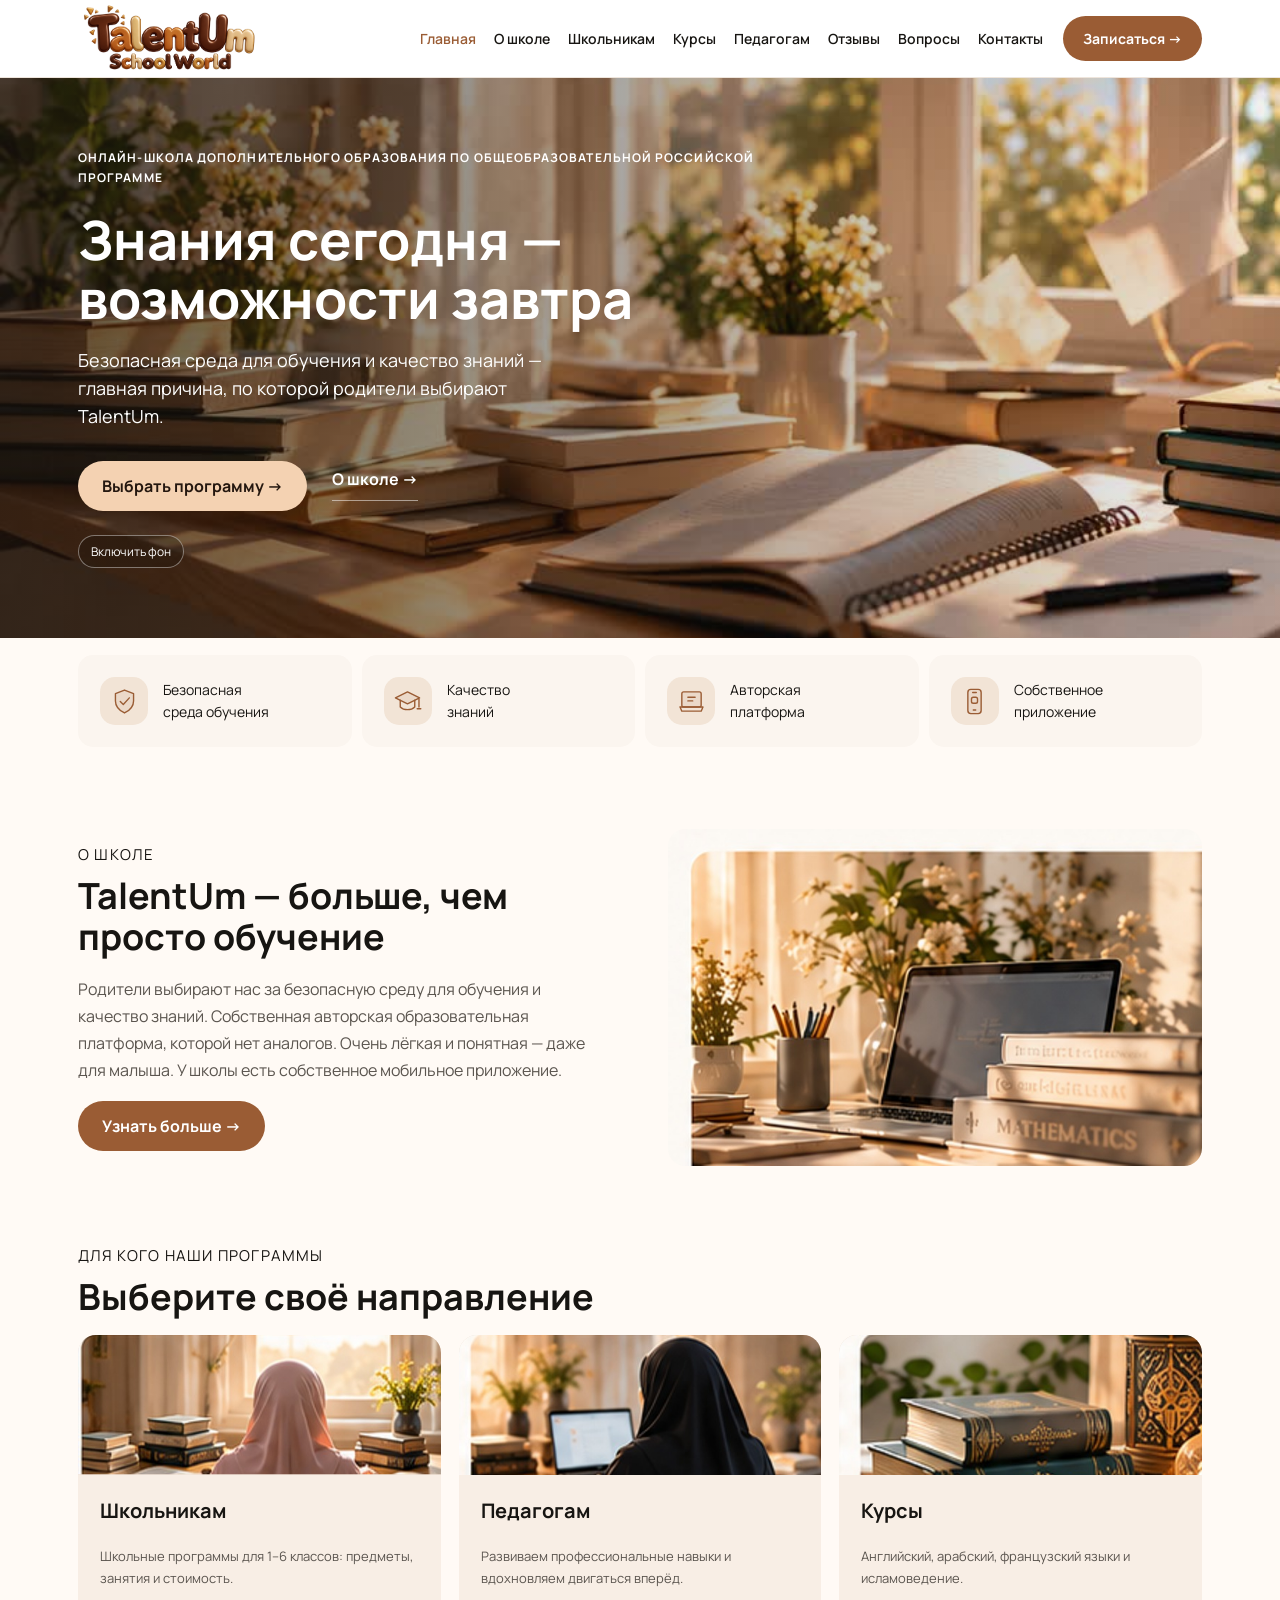
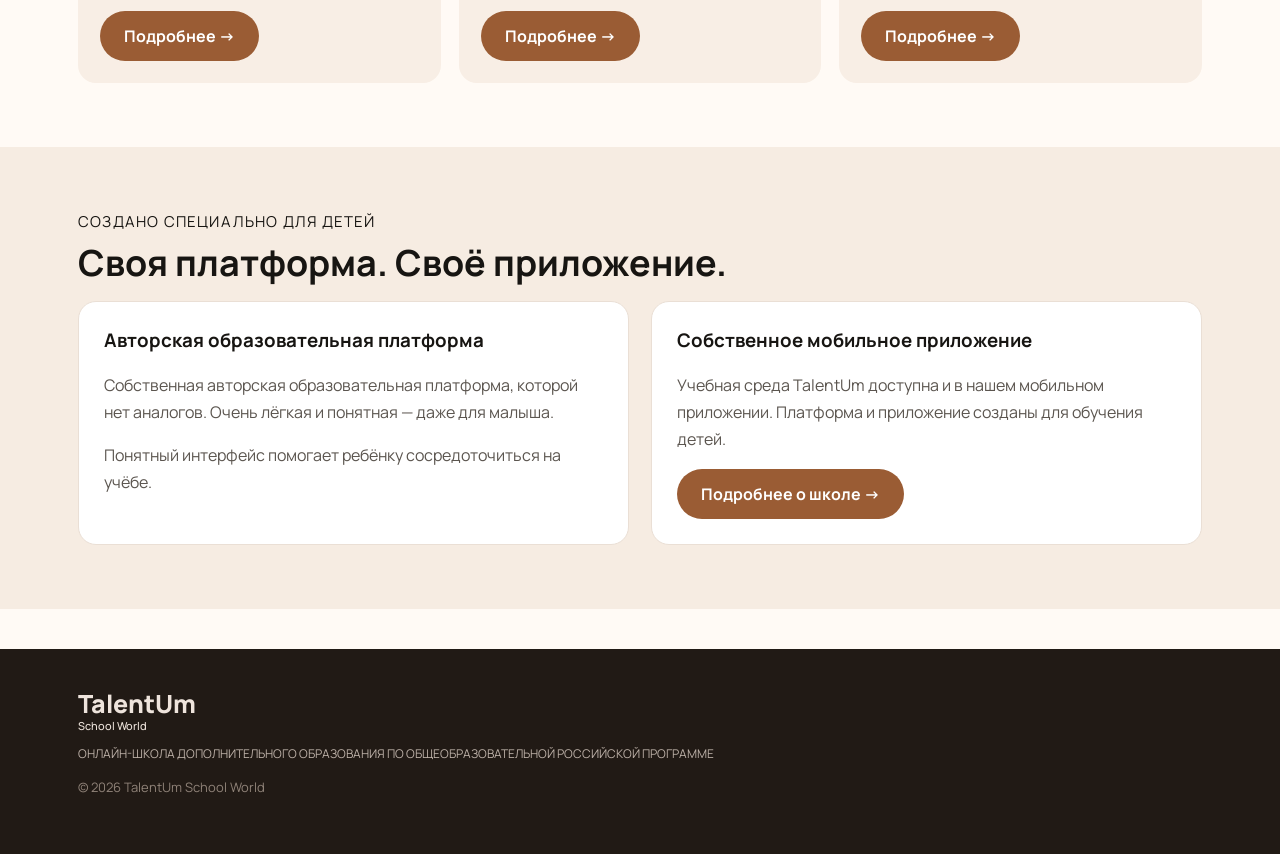
<file: index.html>
<!DOCTYPE html>

<html lang="ru"><head><meta charset="utf-8"/><meta content="width=device-width,initial-scale=1" name="viewport"/><title>Главная — TalentUm</title><link href="style.css?v=warm-icons2" rel="stylesheet"/></head><body><header class="header"><div class="wrap" style="display:flex;align-items:center;width:100%"><a aria-label="TalentUm School World — главная" class="logo" href="index.html"><img alt="TalentUm School World" height="80" src="logo.png" width="200"/></a><input class="mobile-toggle" id="menu" type="checkbox"/><button aria-controls="primary-navigation" aria-expanded="false" aria-label="Открыть меню" class="burger" type="button">☰</button><nav aria-label="Основная навигация" class="nav" id="primary-navigation"><a class="active" href="index.html">Главная</a><a class="" href="o-shkole.html">О школе</a><a class="" href="shkolniki.html">Школьникам</a><a class="" href="kursy.html">Курсы</a><a class="" href="pedagogi.html">Педагогам</a><a class="" href="otzyvy.html">Отзывы</a><a class="" href="voprosy.html">Вопросы</a><a class="" href="kontakty.html">Контакты</a></nav><a class="cta" href="kontakty.html">Записаться →</a></div></header><section class="hero"><video aria-hidden="true" autoplay="" class="hero-video" loop="" muted="" playsinline="" poster="hero.jpg" preload="metadata"><source src="hero.mp4" type="video/mp4"/></video><div class="wrap"><div class="eyebrow school-kind">ОНЛАЙН-ШКОЛА ДОПОЛНИТЕЛЬНОГО ОБРАЗОВАНИЯ ПО ОБЩЕОБРАЗОВАТЕЛЬНОЙ РОССИЙСКОЙ ПРОГРАММЕ</div><h1>Знания сегодня — возможности завтра</h1><p>Безопасная среда для обучения и качество знаний — главная причина, по которой родители выбирают TalentUm.</p><div class="hero-actions"><a class="btn" href="shkolniki.html">Выбрать программу →</a><a class="hero-link" href="o-shkole.html">О школе →</a></div><button aria-pressed="false" class="video-toggle" type="button">Приостановить фон</button></div></section>
<div class="wrap"><div class="features"><div class="feature"><span aria-hidden="true" class="ico"><svg aria-hidden="true" fill="none" focusable="false" stroke="currentColor" stroke-linecap="round" stroke-linejoin="round" stroke-width="2.3" viewbox="0 0 48 48" xmlns="http://www.w3.org/2000/svg"><path d="M24 5 39 11v12c0 10-7 16-15 20C16 39 9 33 9 23V11L24 5Z" fill="currentColor" fill-opacity=".08"></path><path d="m17 24 5 5 10-11"></path></svg></span><span class="feature-label">Безопасная<br/>среда обучения</span></div><div class="feature"><span aria-hidden="true" class="ico"><svg aria-hidden="true" fill="none" focusable="false" stroke="currentColor" stroke-linecap="round" stroke-linejoin="round" stroke-width="2.3" viewbox="0 0 48 48" xmlns="http://www.w3.org/2000/svg"><path d="m4 18 20-10 20 10-20 10L4 18Z" fill="currentColor" fill-opacity=".08"></path><path d="M12 22v11c6 6 18 6 24 0V22M43 20v13M40 36h6"></path></svg></span><span class="feature-label">Качество<br/>знаний</span></div><div class="feature"><span aria-hidden="true" class="ico"><svg aria-hidden="true" fill="none" focusable="false" stroke="currentColor" stroke-linecap="round" stroke-linejoin="round" stroke-width="2.3" viewbox="0 0 48 48" xmlns="http://www.w3.org/2000/svg"><rect fill="currentColor" fill-opacity=".08" height="25" rx="3" width="32" x="8" y="8"></rect><path d="M5 33h38l-3 7H8l-3-7ZM20 33h8M18 17h12M18 23h8"></path></svg></span><span class="feature-label">Авторская<br/>платформа</span></div><div class="feature"><span aria-hidden="true" class="ico"><svg aria-hidden="true" fill="none" focusable="false" stroke="currentColor" stroke-linecap="round" stroke-linejoin="round" stroke-width="2.3" viewbox="0 0 48 48" xmlns="http://www.w3.org/2000/svg"><rect fill="currentColor" fill-opacity=".08" height="40" rx="5" width="22" x="13" y="4"></rect><path d="M21 9h6M22 38h4"></path><rect height="10" rx="3" width="10" x="19" y="17"></rect></svg></span><span class="feature-label">Собственное<br/>приложение</span></div></div></div>
<section class="section"><div class="wrap about"><div><div class="eyebrow">О школе</div><h2>TalentUm — больше, чем просто обучение</h2><p>Родители выбирают нас за безопасную среду для обучения и качество знаний. Собственная авторская образовательная платформа, которой нет аналогов. Очень лёгкая и понятная — даже для малыша. У школы есть собственное мобильное приложение.</p><a class="btn" href="o-shkole.html">Узнать больше →</a></div><img alt="Учебный стол" src="about.jpg"/></div></section>
<section class="section" style="padding-top:15px"><div class="wrap"><div class="eyebrow">Для кого наши программы</div><h2>Выберите своё направление</h2><div class="cards"><a class="card" href="shkolniki.html"><div class="card-media"><img alt="Ученица за учебным столом" loading="lazy" src="student.jpg"/></div><div class="body"><h3>Школьникам</h3><p class="mini">Школьные программы для 1–6 классов: предметы, занятия и стоимость.</p><span class="btn">Подробнее →</span></div></a><a class="card" href="pedagogi.html"><div class="card-media"><img alt="Преподаватель за ноутбуком" loading="lazy" src="teacher.jpg"/></div><div class="body"><h3>Педагогам</h3><p class="mini">Развиваем профессиональные навыки и вдохновляем двигаться вперёд.</p><span class="btn">Подробнее →</span></div></a><a class="card" href="kursy.html"><div class="card-media"><img alt="Книги для обучения" loading="lazy" src="courses.jpg"/></div><div class="body"><h3>Курсы</h3><p class="mini">Английский, арабский, французский языки и исламоведение.</p><span class="btn">Подробнее →</span></div></a></div></div></section><section class="section school-details"><div class="wrap"><div class="eyebrow">Создано специально для детей</div><h2>Своя платформа. Своё приложение.</h2><div class="grid2"><div class="info"><h3>Авторская образовательная платформа</h3><p>Собственная авторская образовательная платформа, которой нет аналогов. Очень лёгкая и понятная — даже для малыша.</p><p>Понятный интерфейс помогает ребёнку сосредоточиться на учёбе.</p></div><div class="info"><h3>Собственное мобильное приложение</h3><p>Учебная среда TalentUm доступна и в нашем мобильном приложении. Платформа и приложение созданы для обучения детей.</p><a class="btn" href="o-shkole.html">Подробнее о школе →</a></div></div></div></section><footer class="footer"><div class="wrap"><div class="logo">TalentUm<small>School World</small></div><p style="color:#bdb1a8">ОНЛАЙН-ШКОЛА ДОПОЛНИТЕЛЬНОГО ОБРАЗОВАНИЯ ПО ОБЩЕОБРАЗОВАТЕЛЬНОЙ РОССИЙСКОЙ ПРОГРАММЕ</p><p style="font-size:13px;color:#8f8278">© 2026 TalentUm School World</p></div></footer><script src="hero.js"></script><script src="menu.js"></script></body></html>
</file>
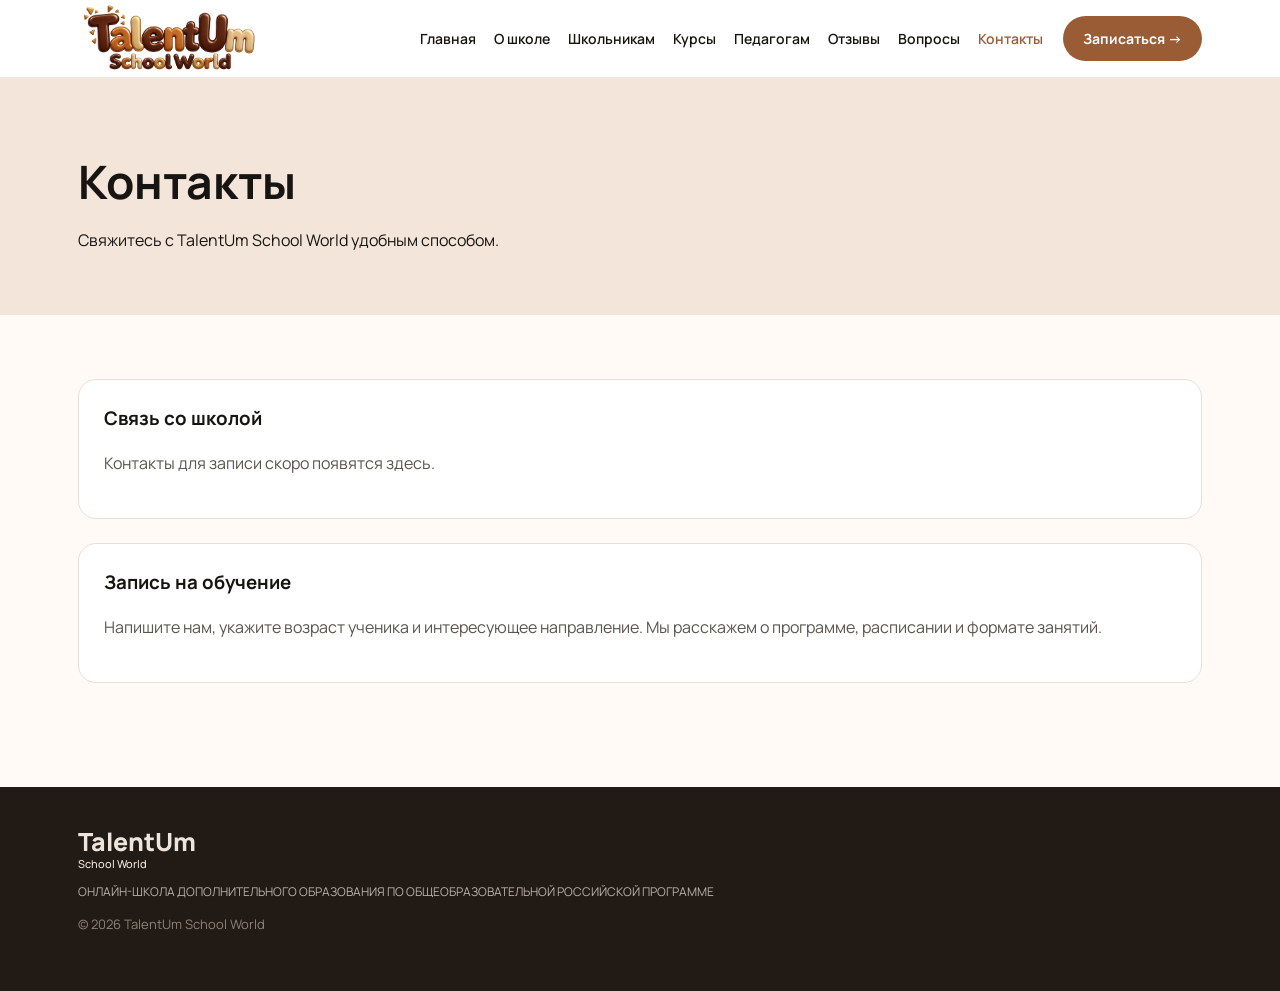
<file: kontakty.html>
<!DOCTYPE html>
<html lang="ru"><head><meta charset="utf-8"/><meta content="width=device-width,initial-scale=1" name="viewport"/><title>Контакты — TalentUm</title><link href="style.css?v=warm-icons2" rel="stylesheet"/></head><body><header class="header"><div class="wrap" style="display:flex;align-items:center;width:100%"><a aria-label="TalentUm School World — главная" class="logo" href="index.html"><img alt="TalentUm School World" height="80" src="logo.png" width="200"/></a><input class="mobile-toggle" id="menu" type="checkbox"/><button aria-controls="primary-navigation" aria-expanded="false" aria-label="Открыть меню" class="burger" type="button">☰</button><nav aria-label="Основная навигация" class="nav" id="primary-navigation"><a class="" href="index.html">Главная</a><a class="" href="o-shkole.html">О школе</a><a class="" href="shkolniki.html">Школьникам</a><a class="" href="kursy.html">Курсы</a><a class="" href="pedagogi.html">Педагогам</a><a class="" href="otzyvy.html">Отзывы</a><a class="" href="voprosy.html">Вопросы</a><a class="active" href="kontakty.html">Контакты</a></nav><a class="cta" href="kontakty.html">Записаться →</a></div></header><section class="pagehero"><div class="wrap"><h1>Контакты</h1><p>Свяжитесь с TalentUm School World удобным способом.</p></div></section><section class="section"><div class="wrap"><div class="info"><h3>Связь со школой</h3><p>Контакты для записи скоро появятся здесь.</p></div><div class="info" style="margin-top:24px"><h3>Запись на обучение</h3><p>Напишите нам, укажите возраст ученика и интересующее направление. Мы расскажем о программе, расписании и формате занятий.</p></div></div></section><footer class="footer"><div class="wrap"><div class="logo">TalentUm<small>School World</small></div><p style="color:#bdb1a8">ОНЛАЙН-ШКОЛА ДОПОЛНИТЕЛЬНОГО ОБРАЗОВАНИЯ ПО ОБЩЕОБРАЗОВАТЕЛЬНОЙ РОССИЙСКОЙ ПРОГРАММЕ</p><p style="font-size:13px;color:#8f8278">© 2026 TalentUm School World</p></div></footer><script src="menu.js"></script></body></html>
</file>
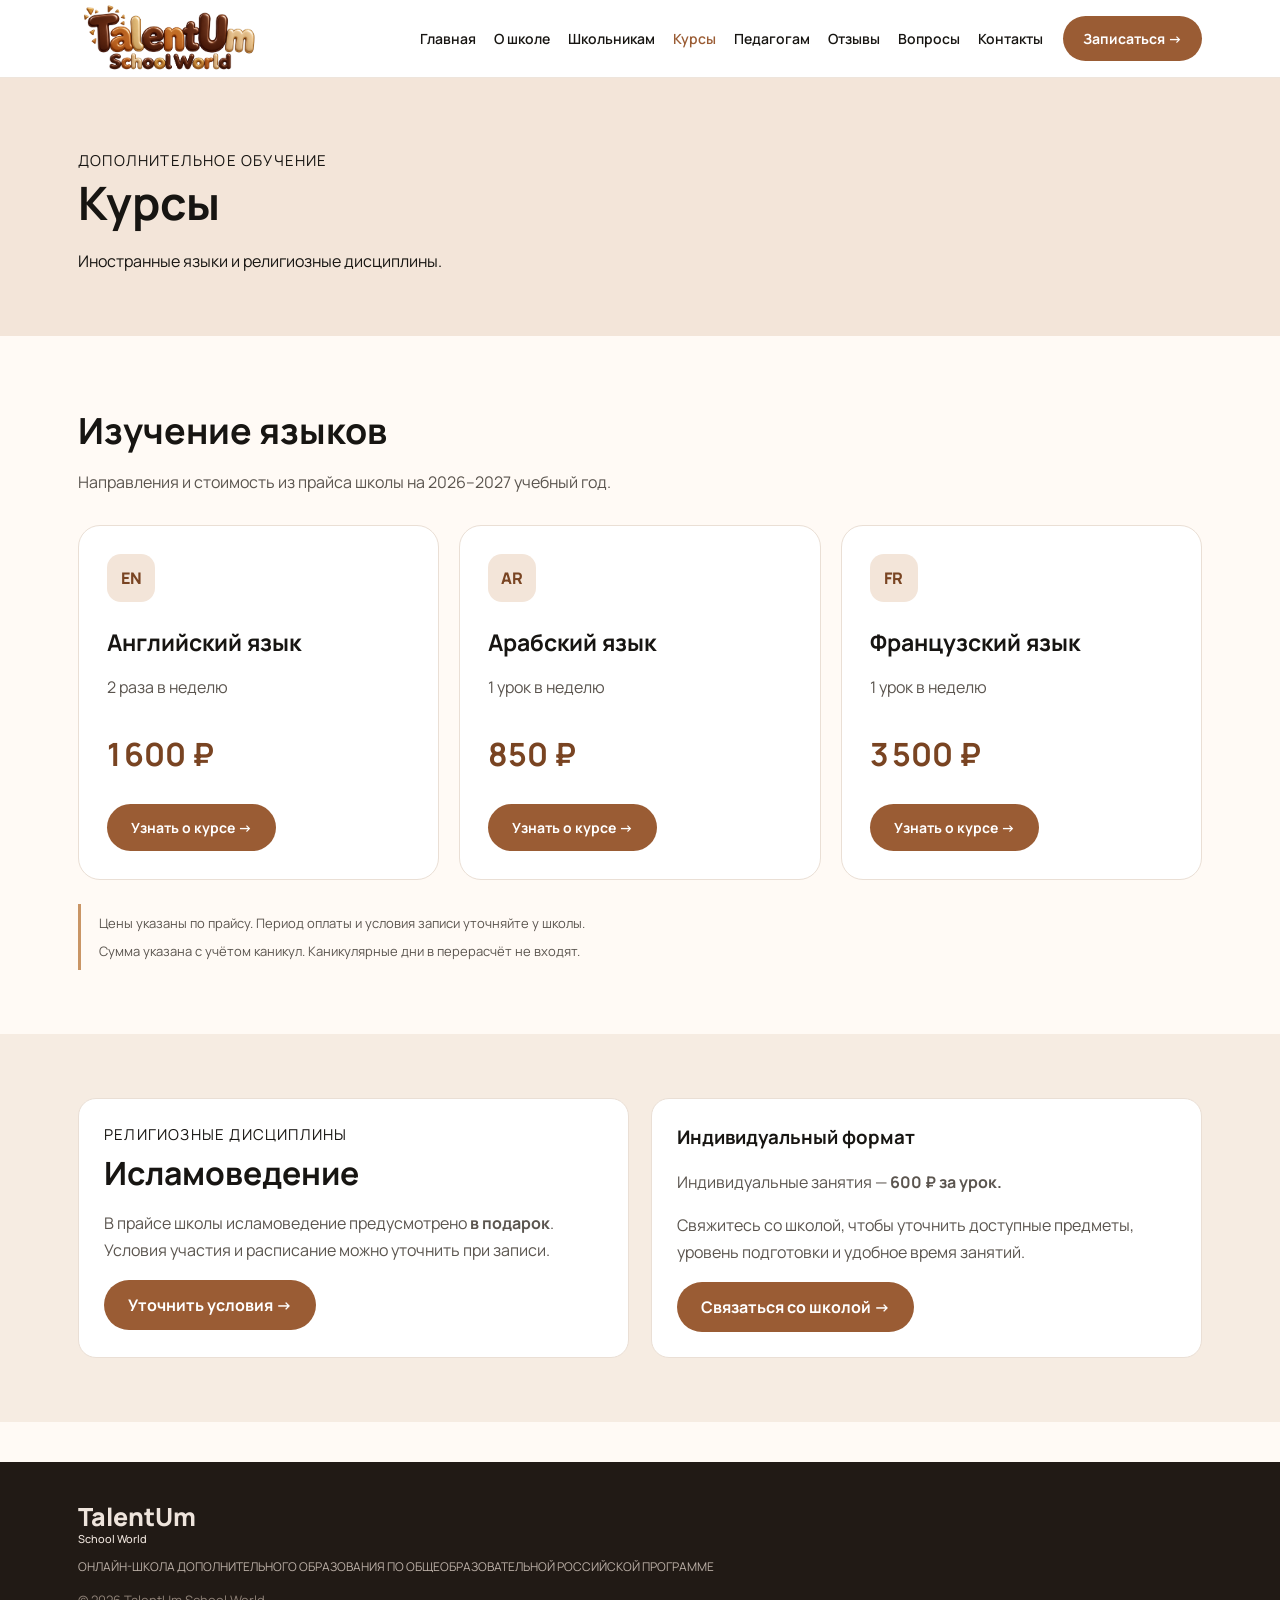
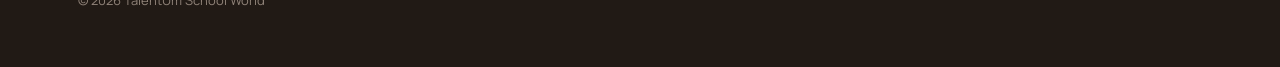
<file: kursy.html>
<!DOCTYPE html>
<html lang="ru"><head><meta charset="utf-8"/><meta content="width=device-width,initial-scale=1" name="viewport"/><title>Курсы — TalentUm</title><link href="style.css?v=warm-icons2" rel="stylesheet"/></head><body><header class="header"><div class="wrap" style="display:flex;align-items:center;width:100%"><a aria-label="TalentUm School World — главная" class="logo" href="index.html"><img alt="TalentUm School World" height="80" src="logo.png" width="200"/></a><input class="mobile-toggle" id="menu" type="checkbox"/><button aria-controls="primary-navigation" aria-expanded="false" aria-label="Открыть меню" class="burger" type="button">☰</button><nav aria-label="Основная навигация" class="nav" id="primary-navigation"><a class="" href="index.html">Главная</a><a class="" href="o-shkole.html">О школе</a><a class="" href="shkolniki.html">Школьникам</a><a class="active" href="kursy.html">Курсы</a><a class="" href="pedagogi.html">Педагогам</a><a class="" href="otzyvy.html">Отзывы</a><a class="" href="voprosy.html">Вопросы</a><a class="" href="kontakty.html">Контакты</a></nav><a class="cta" href="kontakty.html">Записаться →</a></div></header><section class="pagehero"><div class="wrap"><div class="eyebrow">Дополнительное обучение</div><h1>Курсы</h1><p>Иностранные языки и религиозные дисциплины.</p></div></section><section class="section"><div class="wrap"><h2>Изучение языков</h2><p>Направления и стоимость из прайса школы на 2026–2027 учебный год.</p><div class="course-grid"><article class="course-card"><span class="course-tag">EN</span><h3>Английский язык</h3><p>2 раза в неделю</p><strong class="course-price">1 600 ₽</strong><a class="btn" href="kontakty.html">Узнать о курсе →</a></article><article class="course-card"><span class="course-tag">AR</span><h3>Арабский язык</h3><p>1 урок в неделю</p><strong class="course-price">850 ₽</strong><a class="btn" href="kontakty.html">Узнать о курсе →</a></article><article class="course-card"><span class="course-tag">FR</span><h3>Французский язык</h3><p>1 урок в неделю</p><strong class="course-price">3 500 ₽</strong><a class="btn" href="kontakty.html">Узнать о курсе →</a></article></div><div class="price-note"><p>Цены указаны по прайсу. Период оплаты и условия записи уточняйте у школы.</p><p>Сумма указана с учётом каникул. Каникулярные дни в перерасчёт не входят.</p></div></div></section><section class="section school-details"><div class="wrap grid2"><article class="info"><div class="eyebrow">Религиозные дисциплины</div><h2>Исламоведение</h2><p>В прайсе школы исламоведение предусмотрено <strong>в подарок</strong>. Условия участия и расписание можно уточнить при записи.</p><a class="btn" href="kontakty.html">Уточнить условия →</a></article><article class="info"><h3>Индивидуальный формат</h3><p>Индивидуальные занятия — <strong>600 ₽ за урок.</strong></p><p>Свяжитесь со школой, чтобы уточнить доступные предметы, уровень подготовки и удобное время занятий.</p><a class="btn" href="kontakty.html">Связаться со школой →</a></article></div></section><footer class="footer"><div class="wrap"><div class="logo">TalentUm<small>School World</small></div><p style="color:#bdb1a8">ОНЛАЙН-ШКОЛА ДОПОЛНИТЕЛЬНОГО ОБРАЗОВАНИЯ ПО ОБЩЕОБРАЗОВАТЕЛЬНОЙ РОССИЙСКОЙ ПРОГРАММЕ</p><p style="font-size:13px;color:#8f8278">© 2026 TalentUm School World</p></div></footer><script src="menu.js"></script></body></html>
</file>
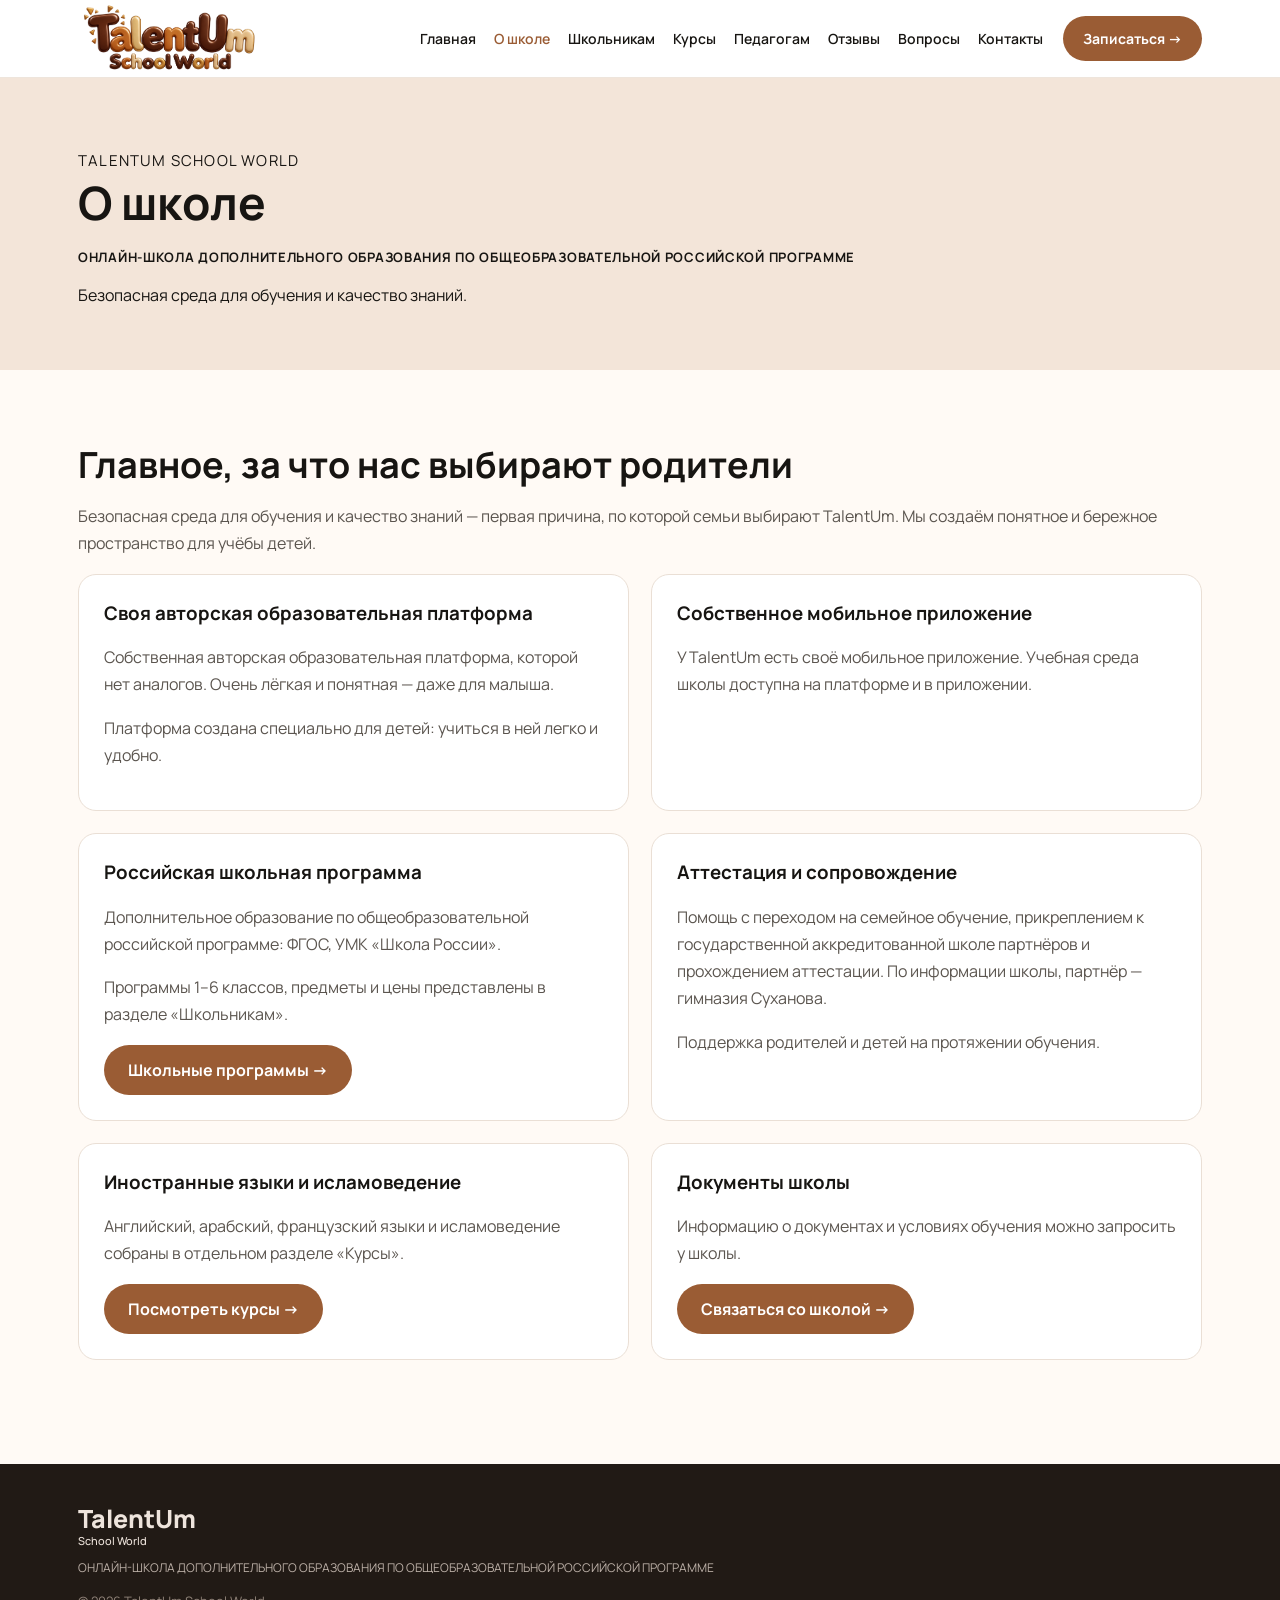
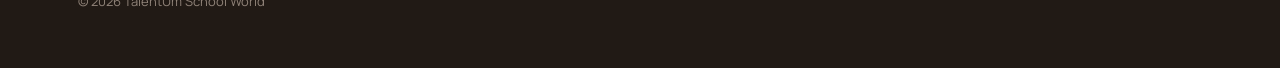
<file: o-shkole.html>
<!DOCTYPE html>
<html lang="ru"><head><meta charset="utf-8"/><meta content="width=device-width,initial-scale=1" name="viewport"/><title>О школе — TalentUm</title><link href="style.css?v=warm-icons2" rel="stylesheet"/></head><body><header class="header"><div class="wrap" style="display:flex;align-items:center;width:100%"><a aria-label="TalentUm School World — главная" class="logo" href="index.html"><img alt="TalentUm School World" height="80" src="logo.png" width="200"/></a><input class="mobile-toggle" id="menu" type="checkbox"/><button aria-controls="primary-navigation" aria-expanded="false" aria-label="Открыть меню" class="burger" type="button">☰</button><nav aria-label="Основная навигация" class="nav" id="primary-navigation"><a class="" href="index.html">Главная</a><a class="active" href="o-shkole.html">О школе</a><a class="" href="shkolniki.html">Школьникам</a><a class="" href="kursy.html">Курсы</a><a class="" href="pedagogi.html">Педагогам</a><a class="" href="otzyvy.html">Отзывы</a><a class="" href="voprosy.html">Вопросы</a><a class="" href="kontakty.html">Контакты</a></nav><a class="cta" href="kontakty.html">Записаться →</a></div></header><section class="pagehero"><div class="wrap"><div class="eyebrow">TalentUm School World</div><h1>О школе</h1><p class="school-kind">ОНЛАЙН-ШКОЛА ДОПОЛНИТЕЛЬНОГО ОБРАЗОВАНИЯ ПО ОБЩЕОБРАЗОВАТЕЛЬНОЙ РОССИЙСКОЙ ПРОГРАММЕ</p><p>Безопасная среда для обучения и качество знаний.</p></div></section><section class="section"><div class="wrap"><h2>Главное, за что нас выбирают родители</h2><p>Безопасная среда для обучения и качество знаний — первая причина, по которой семьи выбирают TalentUm. Мы создаём понятное и бережное пространство для учёбы детей.</p><div class="grid2"><div class="info"><h3>Своя авторская образовательная платформа</h3><p>Собственная авторская образовательная платформа, которой нет аналогов. Очень лёгкая и понятная — даже для малыша.</p><p>Платформа создана специально для детей: учиться в ней легко и удобно.</p></div><div class="info"><h3>Собственное мобильное приложение</h3><p>У TalentUm есть своё мобильное приложение. Учебная среда школы доступна на платформе и в приложении.</p></div><div class="info"><h3>Российская школьная программа</h3><p>Дополнительное образование по общеобразовательной российской программе: ФГОС, УМК «Школа России».</p><p>Программы 1–6 классов, предметы и цены представлены в разделе «Школьникам».</p><a class="btn" href="shkolniki.html">Школьные программы →</a></div><div class="info"><h3>Аттестация и сопровождение</h3><p>Помощь с переходом на семейное обучение, прикреплением к государственной аккредитованной школе партнёров и прохождением аттестации. По информации школы, партнёр — гимназия Суханова.</p><p>Поддержка родителей и детей на протяжении обучения.</p></div><div class="info"><h3>Иностранные языки и исламоведение</h3><p>Английский, арабский, французский языки и исламоведение собраны в отдельном разделе «Курсы».</p><a class="btn" href="kursy.html">Посмотреть курсы →</a></div><div class="info"><h3>Документы школы</h3><p>Информацию о документах и условиях обучения можно запросить у школы.</p><a class="btn" href="kontakty.html">Связаться со школой →</a></div></div></div></section><footer class="footer"><div class="wrap"><div class="logo">TalentUm<small>School World</small></div><p style="color:#bdb1a8">ОНЛАЙН-ШКОЛА ДОПОЛНИТЕЛЬНОГО ОБРАЗОВАНИЯ ПО ОБЩЕОБРАЗОВАТЕЛЬНОЙ РОССИЙСКОЙ ПРОГРАММЕ</p><p style="font-size:13px;color:#8f8278">© 2026 TalentUm School World</p></div></footer><script src="menu.js"></script></body></html>
</file>
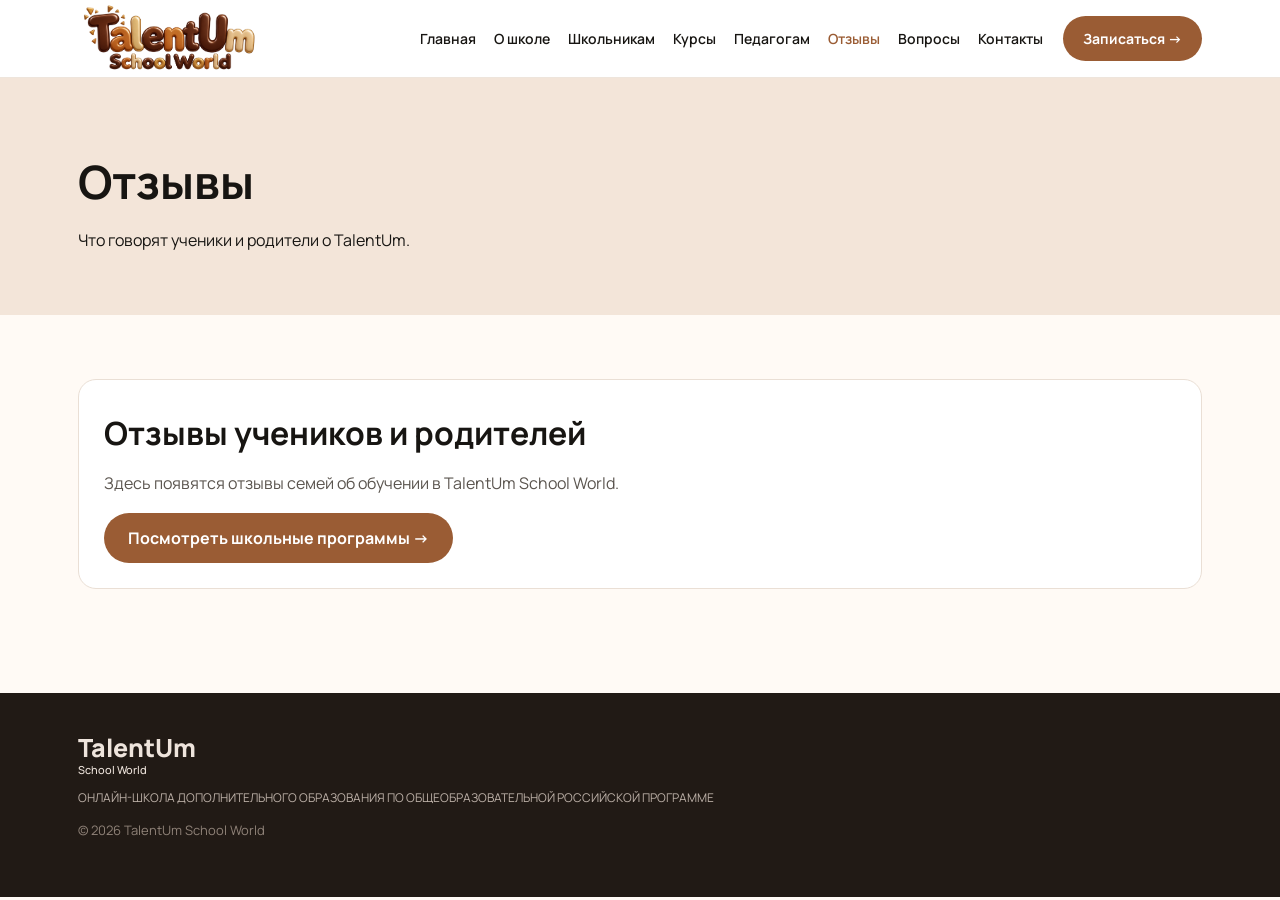
<file: otzyvy.html>
<!DOCTYPE html>
<html lang="ru"><head><meta charset="utf-8"/><meta content="width=device-width,initial-scale=1" name="viewport"/><title>Отзывы — TalentUm</title><link href="style.css?v=warm-icons2" rel="stylesheet"/></head><body><header class="header"><div class="wrap" style="display:flex;align-items:center;width:100%"><a aria-label="TalentUm School World — главная" class="logo" href="index.html"><img alt="TalentUm School World" height="80" src="logo.png" width="200"/></a><input class="mobile-toggle" id="menu" type="checkbox"/><button aria-controls="primary-navigation" aria-expanded="false" aria-label="Открыть меню" class="burger" type="button">☰</button><nav aria-label="Основная навигация" class="nav" id="primary-navigation"><a class="" href="index.html">Главная</a><a class="" href="o-shkole.html">О школе</a><a class="" href="shkolniki.html">Школьникам</a><a class="" href="kursy.html">Курсы</a><a class="" href="pedagogi.html">Педагогам</a><a class="active" href="otzyvy.html">Отзывы</a><a class="" href="voprosy.html">Вопросы</a><a class="" href="kontakty.html">Контакты</a></nav><a class="cta" href="kontakty.html">Записаться →</a></div></header><section class="pagehero"><div class="wrap"><h1>Отзывы</h1><p>Что говорят ученики и родители о TalentUm.</p></div></section><section class="section"><div class="wrap"><div class="info"><h2>Отзывы учеников и родителей</h2><p>Здесь появятся отзывы семей об обучении в TalentUm School World.</p><a class="btn" href="shkolniki.html">Посмотреть школьные программы →</a></div></div></section><footer class="footer"><div class="wrap"><div class="logo">TalentUm<small>School World</small></div><p style="color:#bdb1a8">ОНЛАЙН-ШКОЛА ДОПОЛНИТЕЛЬНОГО ОБРАЗОВАНИЯ ПО ОБЩЕОБРАЗОВАТЕЛЬНОЙ РОССИЙСКОЙ ПРОГРАММЕ</p><p style="font-size:13px;color:#8f8278">© 2026 TalentUm School World</p></div></footer><script src="menu.js"></script></body></html>
</file>
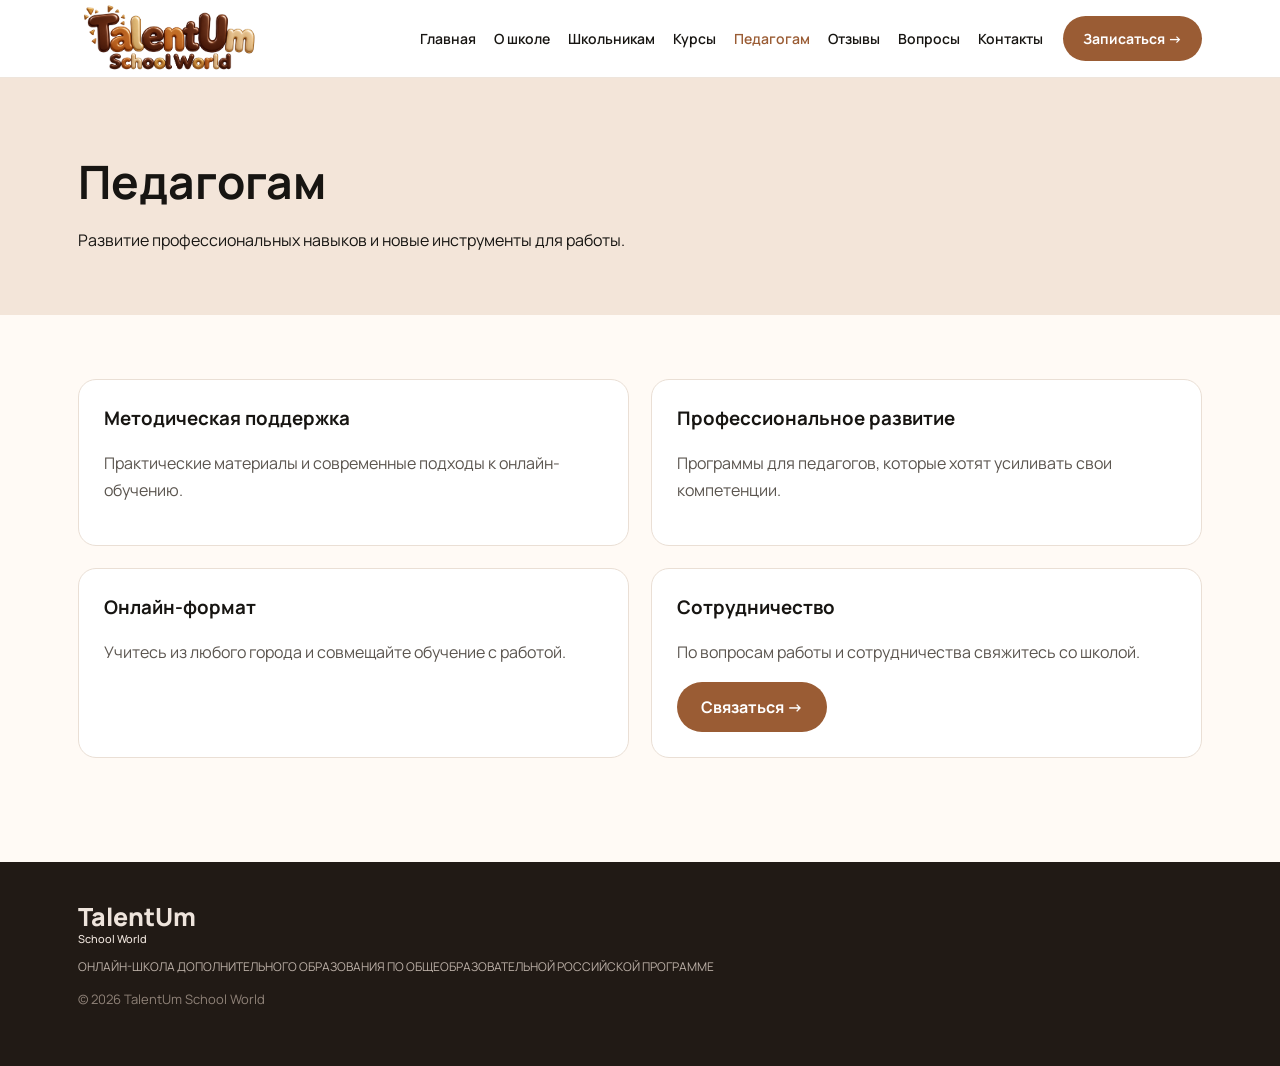
<file: pedagogi.html>
<!DOCTYPE html>
<html lang="ru"><head><meta charset="utf-8"/><meta content="width=device-width,initial-scale=1" name="viewport"/><title>Педагогам — TalentUm</title><link href="style.css?v=warm-icons2" rel="stylesheet"/></head><body><header class="header"><div class="wrap" style="display:flex;align-items:center;width:100%"><a aria-label="TalentUm School World — главная" class="logo" href="index.html"><img alt="TalentUm School World" height="80" src="logo.png" width="200"/></a><input class="mobile-toggle" id="menu" type="checkbox"/><button aria-controls="primary-navigation" aria-expanded="false" aria-label="Открыть меню" class="burger" type="button">☰</button><nav aria-label="Основная навигация" class="nav" id="primary-navigation"><a class="" href="index.html">Главная</a><a class="" href="o-shkole.html">О школе</a><a class="" href="shkolniki.html">Школьникам</a><a class="" href="kursy.html">Курсы</a><a class="active" href="pedagogi.html">Педагогам</a><a class="" href="otzyvy.html">Отзывы</a><a class="" href="voprosy.html">Вопросы</a><a class="" href="kontakty.html">Контакты</a></nav><a class="cta" href="kontakty.html">Записаться →</a></div></header><section class="pagehero"><div class="wrap"><h1>Педагогам</h1><p>Развитие профессиональных навыков и новые инструменты для работы.</p></div></section><section class="section"><div class="wrap grid2"><div class="info"><h3>Методическая поддержка</h3><p>Практические материалы и современные подходы к онлайн-обучению.</p></div><div class="info"><h3>Профессиональное развитие</h3><p>Программы для педагогов, которые хотят усиливать свои компетенции.</p></div><div class="info"><h3>Онлайн-формат</h3><p>Учитесь из любого города и совмещайте обучение с работой.</p></div><div class="info"><h3>Сотрудничество</h3><p>По вопросам работы и сотрудничества свяжитесь со школой.</p><a class="btn" href="kontakty.html">Связаться →</a></div></div></section><footer class="footer"><div class="wrap"><div class="logo">TalentUm<small>School World</small></div><p style="color:#bdb1a8">ОНЛАЙН-ШКОЛА ДОПОЛНИТЕЛЬНОГО ОБРАЗОВАНИЯ ПО ОБЩЕОБРАЗОВАТЕЛЬНОЙ РОССИЙСКОЙ ПРОГРАММЕ</p><p style="font-size:13px;color:#8f8278">© 2026 TalentUm School World</p></div></footer><script src="menu.js"></script></body></html>
</file>
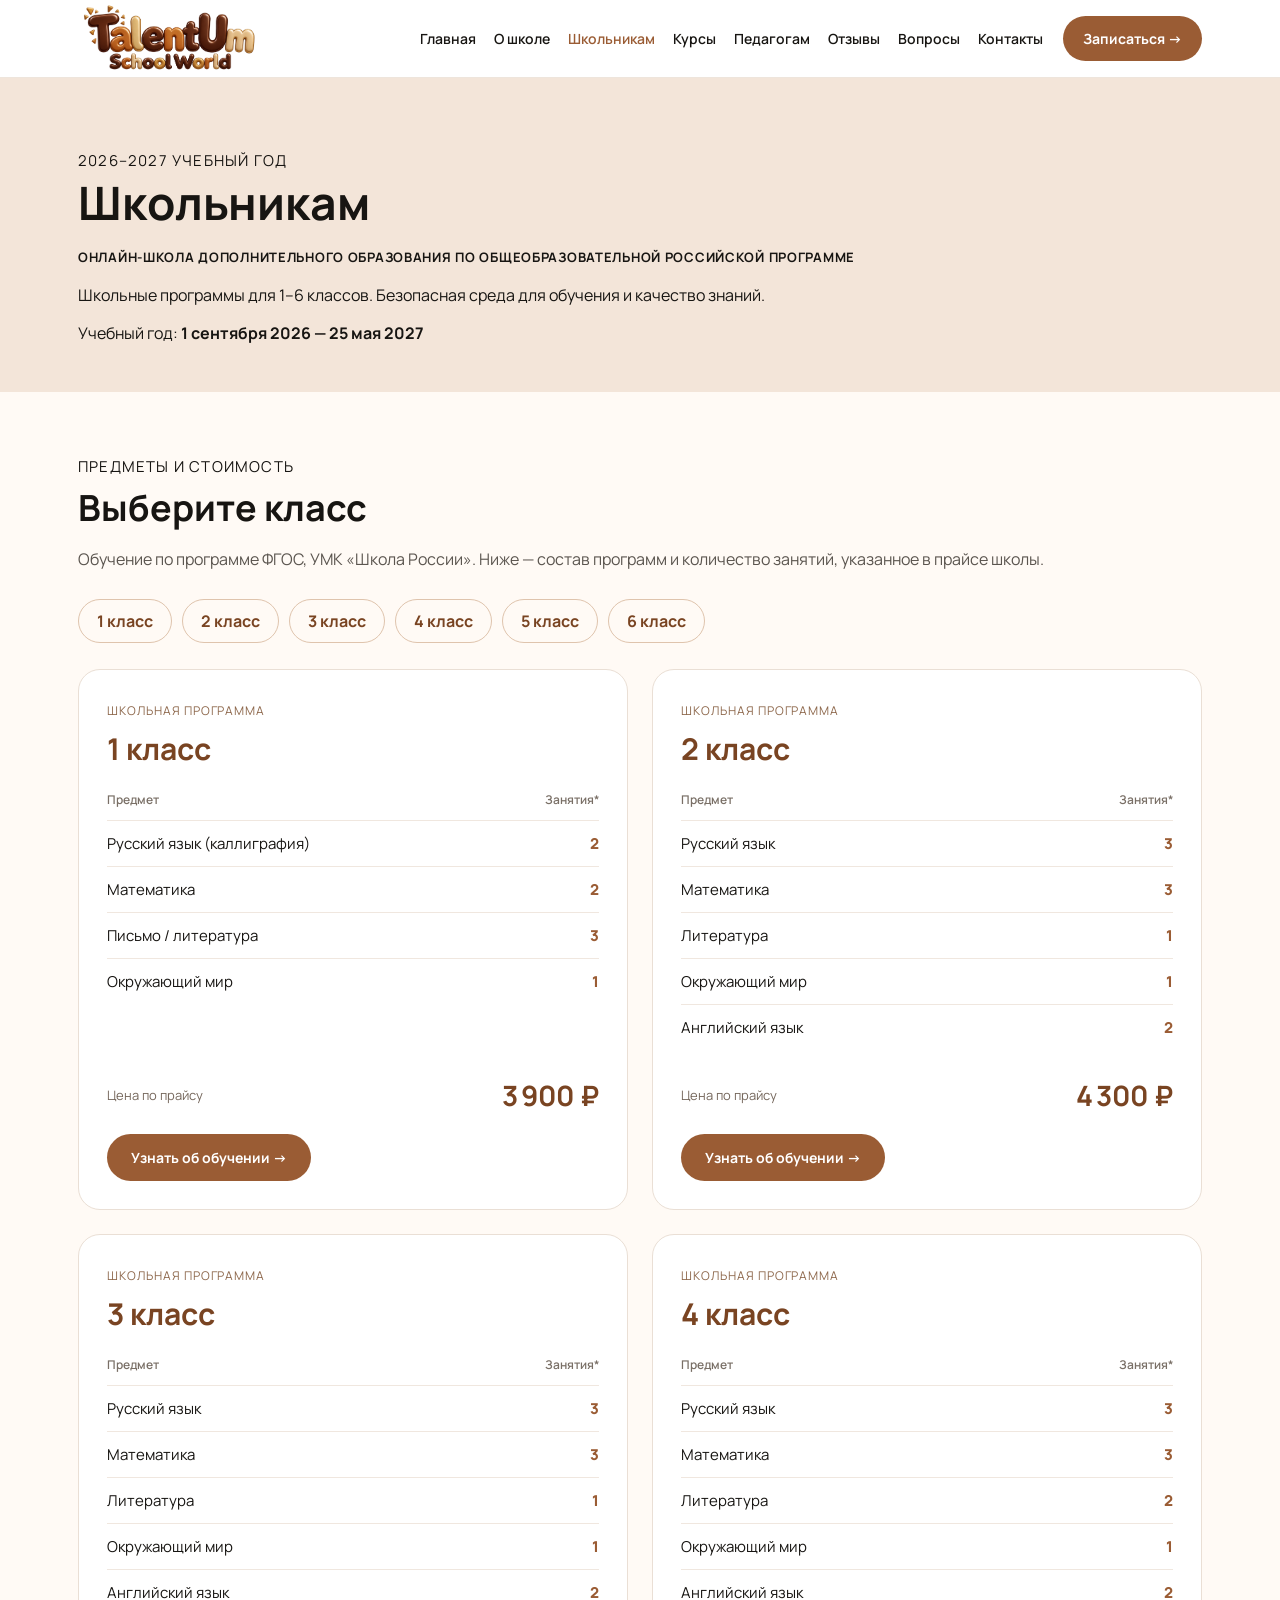
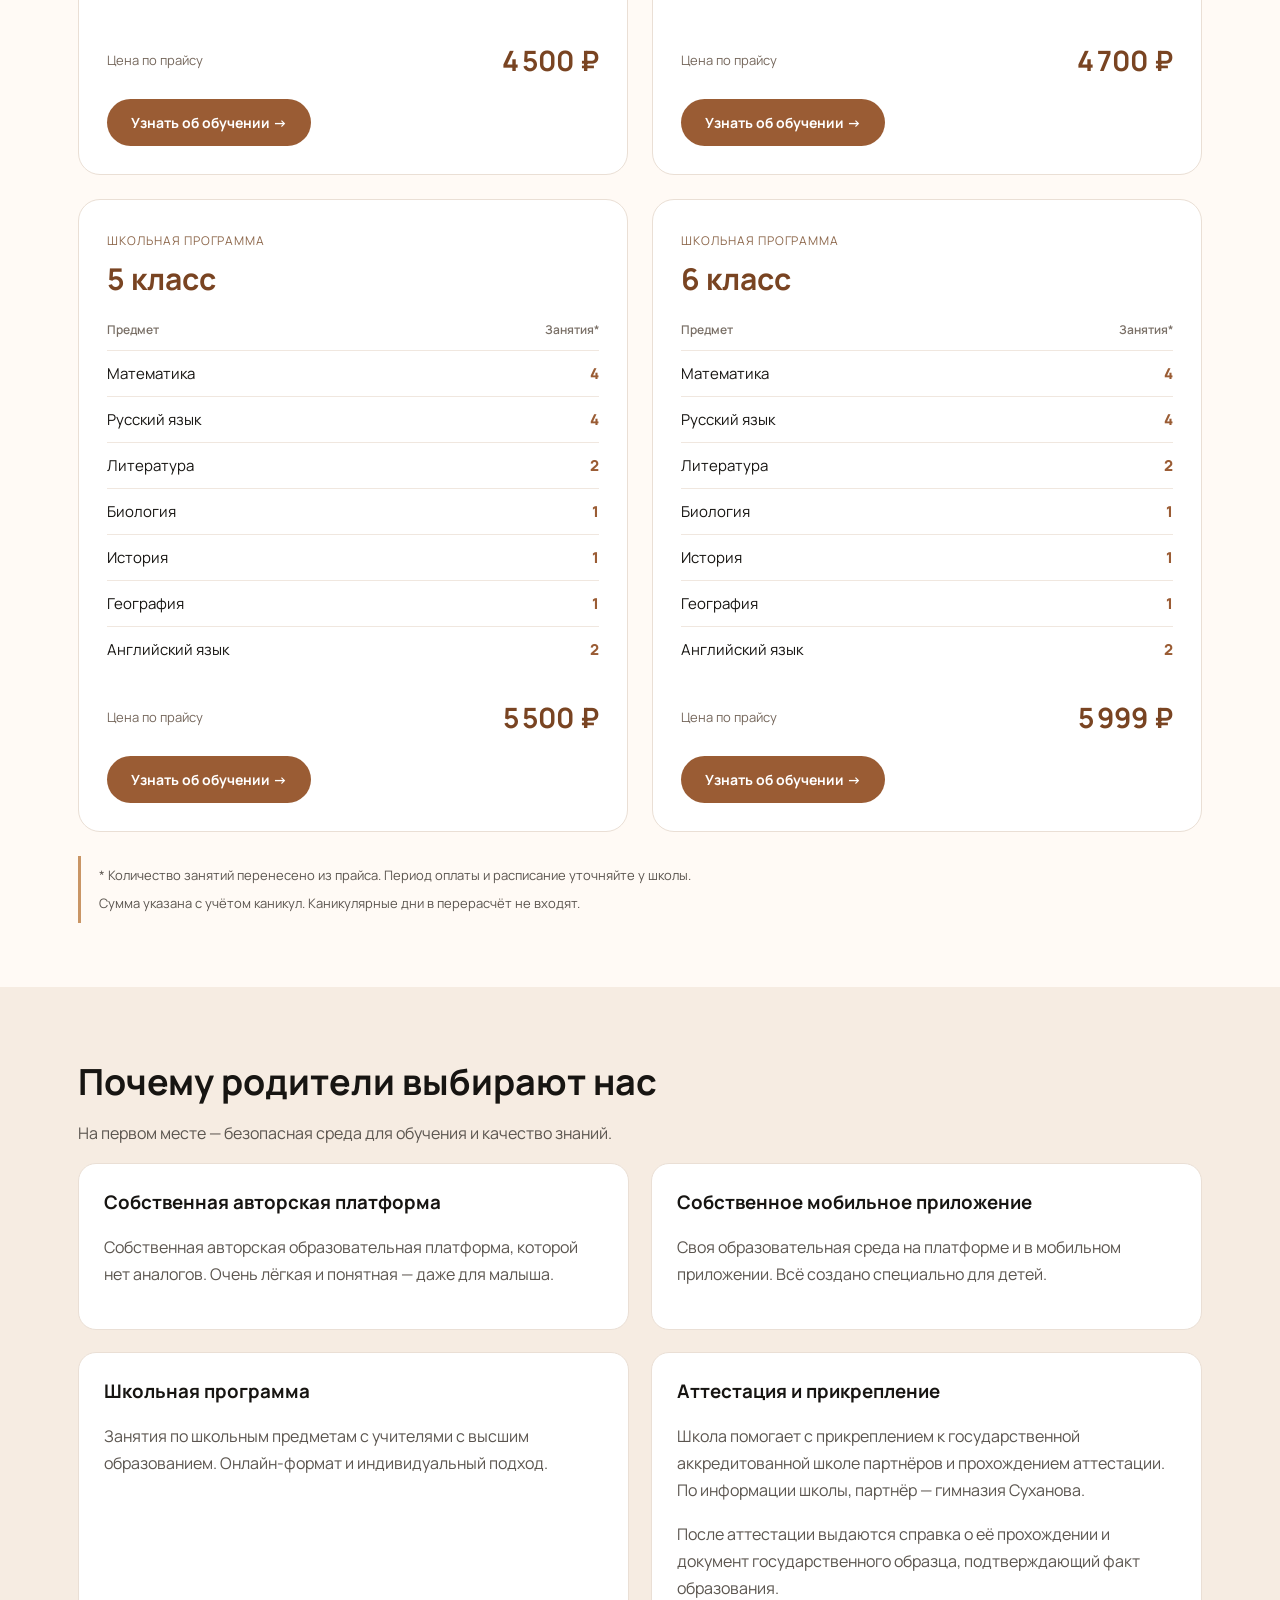
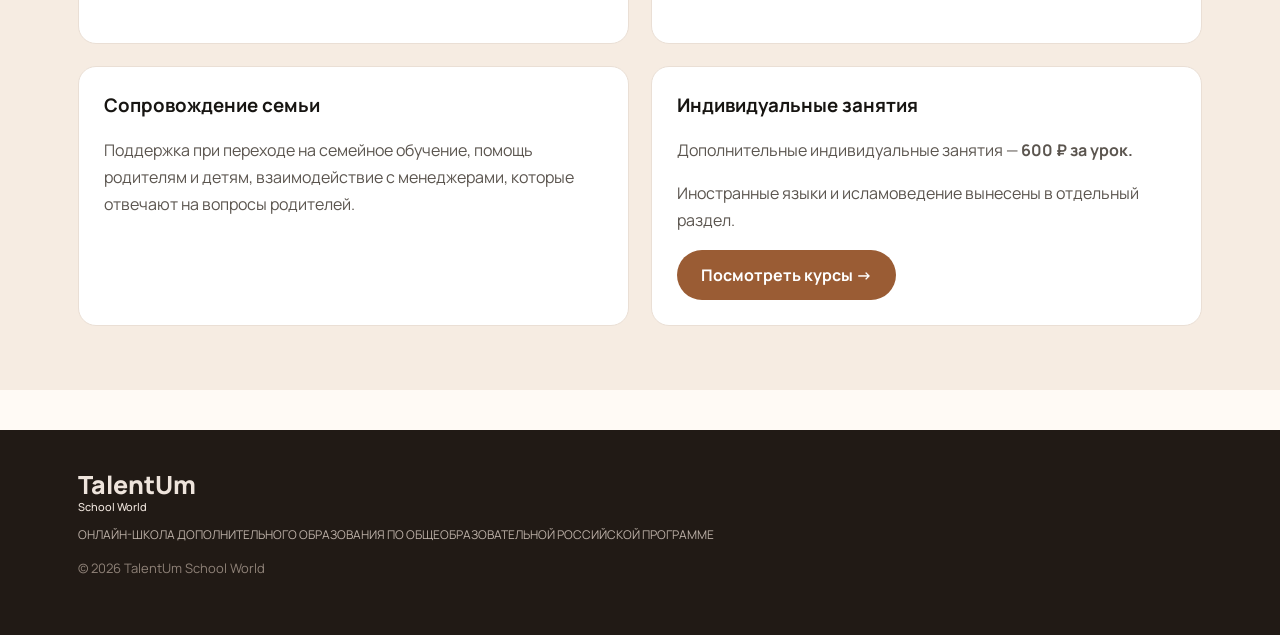
<file: shkolniki.html>
<!DOCTYPE html>
<html lang="ru"><head><meta charset="utf-8"/><meta content="width=device-width,initial-scale=1" name="viewport"/><title>Школьникам — TalentUm</title><link href="style.css?v=warm-icons2" rel="stylesheet"/></head><body><header class="header"><div class="wrap" style="display:flex;align-items:center;width:100%"><a aria-label="TalentUm School World — главная" class="logo" href="index.html"><img alt="TalentUm School World" height="80" src="logo.png" width="200"/></a><input class="mobile-toggle" id="menu" type="checkbox"/><button aria-controls="primary-navigation" aria-expanded="false" aria-label="Открыть меню" class="burger" type="button">☰</button><nav aria-label="Основная навигация" class="nav" id="primary-navigation"><a class="" href="index.html">Главная</a><a class="" href="o-shkole.html">О школе</a><a class="active" href="shkolniki.html">Школьникам</a><a class="" href="kursy.html">Курсы</a><a class="" href="pedagogi.html">Педагогам</a><a class="" href="otzyvy.html">Отзывы</a><a class="" href="voprosy.html">Вопросы</a><a class="" href="kontakty.html">Контакты</a></nav><a class="cta" href="kontakty.html">Записаться →</a></div></header><section class="pagehero"><div class="wrap"><div class="eyebrow">2026–2027 учебный год</div><h1>Школьникам</h1><p class="school-kind">ОНЛАЙН-ШКОЛА ДОПОЛНИТЕЛЬНОГО ОБРАЗОВАНИЯ ПО ОБЩЕОБРАЗОВАТЕЛЬНОЙ РОССИЙСКОЙ ПРОГРАММЕ</p><p>Школьные программы для 1–6 классов. Безопасная среда для обучения и качество знаний.</p><p class="term">Учебный год: <strong>1 сентября 2026 — 25 мая 2027</strong></p></div></section><section class="section"><div class="wrap"><div class="eyebrow">Предметы и стоимость</div><h2>Выберите класс</h2><p>Обучение по программе ФГОС, УМК «Школа России». Ниже — состав программ и количество занятий, указанное в прайсе школы.</p><div class="grade-links"><a href="#class-1">1 класс</a><a href="#class-2">2 класс</a><a href="#class-3">3 класс</a><a href="#class-4">4 класс</a><a href="#class-5">5 класс</a><a href="#class-6">6 класс</a></div><div class="grade-grid"><article class="grade-card" id="class-1"><div class="grade-head"><span>Школьная программа</span><h3>1 класс</h3></div><table class="subject-table"><caption class="sr-only">Предметы и количество занятий: 1 класс</caption><thead><tr><th scope="col">Предмет</th><th scope="col">Занятия*</th></tr></thead><tbody><tr><td>Русский язык (каллиграфия)</td><td>2</td></tr><tr><td>Математика</td><td>2</td></tr><tr><td>Письмо / литература</td><td>3</td></tr><tr><td>Окружающий мир</td><td>1</td></tr></tbody></table><div class="grade-price"><span>Цена по прайсу</span><strong>3 900 ₽</strong></div><a class="btn" href="kontakty.html">Узнать об обучении →</a></article><article class="grade-card" id="class-2"><div class="grade-head"><span>Школьная программа</span><h3>2 класс</h3></div><table class="subject-table"><caption class="sr-only">Предметы и количество занятий: 2 класс</caption><thead><tr><th scope="col">Предмет</th><th scope="col">Занятия*</th></tr></thead><tbody><tr><td>Русский язык</td><td>3</td></tr><tr><td>Математика</td><td>3</td></tr><tr><td>Литература</td><td>1</td></tr><tr><td>Окружающий мир</td><td>1</td></tr><tr><td>Английский язык</td><td>2</td></tr></tbody></table><div class="grade-price"><span>Цена по прайсу</span><strong>4 300 ₽</strong></div><a class="btn" href="kontakty.html">Узнать об обучении →</a></article><article class="grade-card" id="class-3"><div class="grade-head"><span>Школьная программа</span><h3>3 класс</h3></div><table class="subject-table"><caption class="sr-only">Предметы и количество занятий: 3 класс</caption><thead><tr><th scope="col">Предмет</th><th scope="col">Занятия*</th></tr></thead><tbody><tr><td>Русский язык</td><td>3</td></tr><tr><td>Математика</td><td>3</td></tr><tr><td>Литература</td><td>1</td></tr><tr><td>Окружающий мир</td><td>1</td></tr><tr><td>Английский язык</td><td>2</td></tr></tbody></table><div class="grade-price"><span>Цена по прайсу</span><strong>4 500 ₽</strong></div><a class="btn" href="kontakty.html">Узнать об обучении →</a></article><article class="grade-card" id="class-4"><div class="grade-head"><span>Школьная программа</span><h3>4 класс</h3></div><table class="subject-table"><caption class="sr-only">Предметы и количество занятий: 4 класс</caption><thead><tr><th scope="col">Предмет</th><th scope="col">Занятия*</th></tr></thead><tbody><tr><td>Русский язык</td><td>3</td></tr><tr><td>Математика</td><td>3</td></tr><tr><td>Литература</td><td>2</td></tr><tr><td>Окружающий мир</td><td>1</td></tr><tr><td>Английский язык</td><td>2</td></tr></tbody></table><div class="grade-price"><span>Цена по прайсу</span><strong>4 700 ₽</strong></div><a class="btn" href="kontakty.html">Узнать об обучении →</a></article><article class="grade-card" id="class-5"><div class="grade-head"><span>Школьная программа</span><h3>5 класс</h3></div><table class="subject-table"><caption class="sr-only">Предметы и количество занятий: 5 класс</caption><thead><tr><th scope="col">Предмет</th><th scope="col">Занятия*</th></tr></thead><tbody><tr><td>Математика</td><td>4</td></tr><tr><td>Русский язык</td><td>4</td></tr><tr><td>Литература</td><td>2</td></tr><tr><td>Биология</td><td>1</td></tr><tr><td>История</td><td>1</td></tr><tr><td>География</td><td>1</td></tr><tr><td>Английский язык</td><td>2</td></tr></tbody></table><div class="grade-price"><span>Цена по прайсу</span><strong>5 500 ₽</strong></div><a class="btn" href="kontakty.html">Узнать об обучении →</a></article><article class="grade-card" id="class-6"><div class="grade-head"><span>Школьная программа</span><h3>6 класс</h3></div><table class="subject-table"><caption class="sr-only">Предметы и количество занятий: 6 класс</caption><thead><tr><th scope="col">Предмет</th><th scope="col">Занятия*</th></tr></thead><tbody><tr><td>Математика</td><td>4</td></tr><tr><td>Русский язык</td><td>4</td></tr><tr><td>Литература</td><td>2</td></tr><tr><td>Биология</td><td>1</td></tr><tr><td>История</td><td>1</td></tr><tr><td>География</td><td>1</td></tr><tr><td>Английский язык</td><td>2</td></tr></tbody></table><div class="grade-price"><span>Цена по прайсу</span><strong>5 999 ₽</strong></div><a class="btn" href="kontakty.html">Узнать об обучении →</a></article></div><div class="price-note"><p>* Количество занятий перенесено из прайса. Период оплаты и расписание уточняйте у школы.</p><p>Сумма указана с учётом каникул. Каникулярные дни в перерасчёт не входят.</p></div></div></section><section class="section school-details"><div class="wrap"><h2>Почему родители выбирают нас</h2><p>На первом месте — безопасная среда для обучения и качество знаний.</p><div class="grid2"><div class="info"><h3>Собственная авторская платформа</h3><p>Собственная авторская образовательная платформа, которой нет аналогов. Очень лёгкая и понятная — даже для малыша.</p></div><div class="info"><h3>Собственное мобильное приложение</h3><p>Своя образовательная среда на платформе и в мобильном приложении. Всё создано специально для детей.</p></div><div class="info"><h3>Школьная программа</h3><p>Занятия по школьным предметам с учителями с высшим образованием. Онлайн-формат и индивидуальный подход.</p></div><div class="info"><h3>Аттестация и прикрепление</h3><p>Школа помогает с прикреплением к государственной аккредитованной школе партнёров и прохождением аттестации. По информации школы, партнёр — гимназия Суханова.</p><p>После аттестации выдаются справка о её прохождении и документ государственного образца, подтверждающий факт образования.</p></div><div class="info"><h3>Сопровождение семьи</h3><p>Поддержка при переходе на семейное обучение, помощь родителям и детям, взаимодействие с менеджерами, которые отвечают на вопросы родителей.</p></div><div class="info"><h3>Индивидуальные занятия</h3><p>Дополнительные индивидуальные занятия — <strong>600 ₽ за урок.</strong></p><p>Иностранные языки и исламоведение вынесены в отдельный раздел.</p><a class="btn" href="kursy.html">Посмотреть курсы →</a></div></div></div></section><footer class="footer"><div class="wrap"><div class="logo">TalentUm<small>School World</small></div><p style="color:#bdb1a8">ОНЛАЙН-ШКОЛА ДОПОЛНИТЕЛЬНОГО ОБРАЗОВАНИЯ ПО ОБЩЕОБРАЗОВАТЕЛЬНОЙ РОССИЙСКОЙ ПРОГРАММЕ</p><p style="font-size:13px;color:#8f8278">© 2026 TalentUm School World</p></div></footer><script src="menu.js"></script></body></html>
</file>
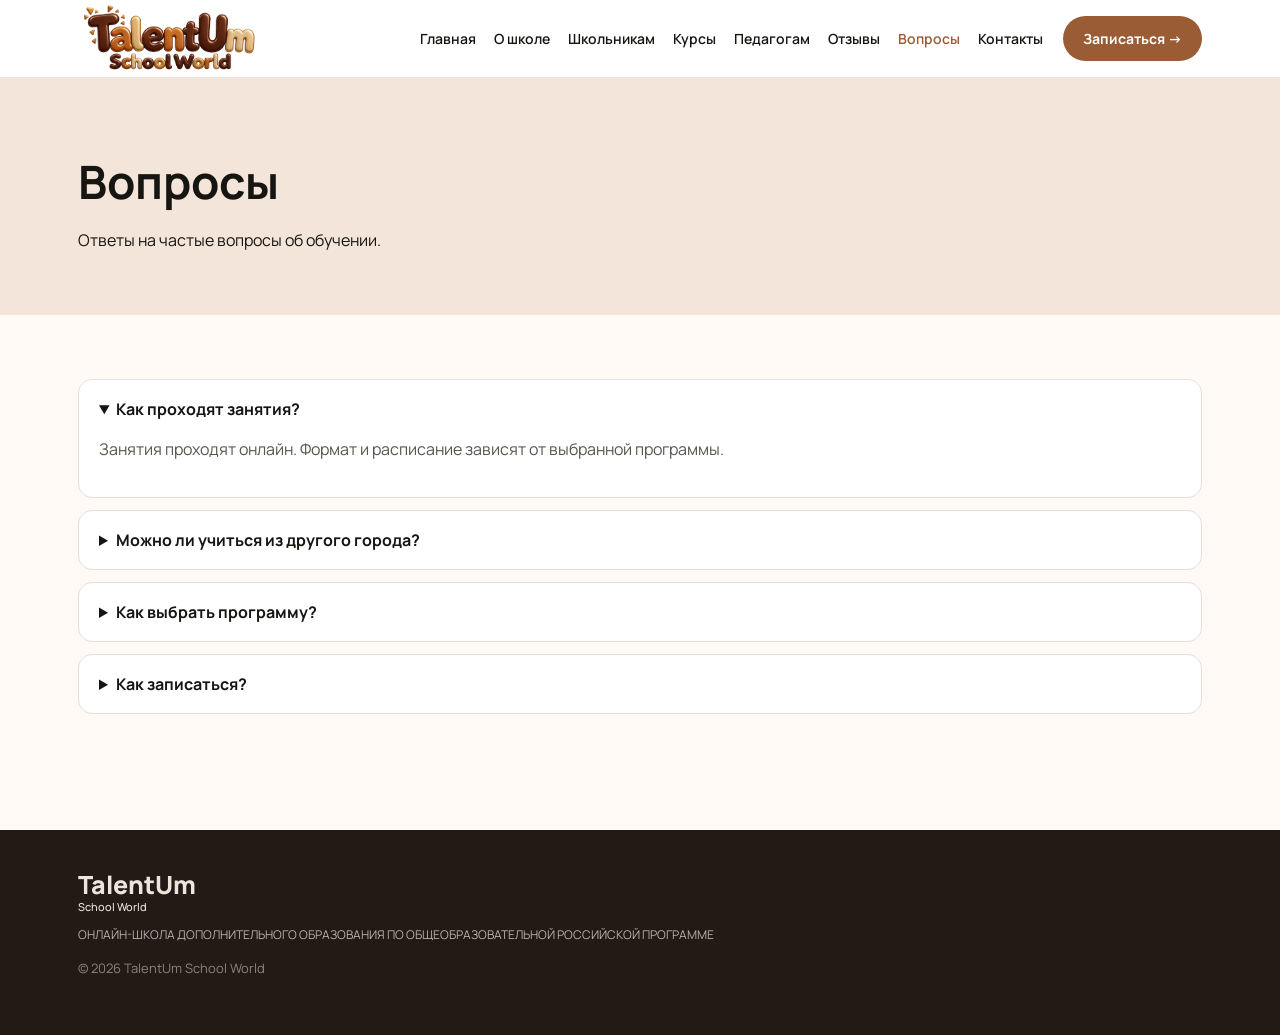
<file: voprosy.html>
<!DOCTYPE html>
<html lang="ru"><head><meta charset="utf-8"/><meta content="width=device-width,initial-scale=1" name="viewport"/><title>Вопросы — TalentUm</title><link href="style.css?v=warm-icons2" rel="stylesheet"/></head><body><header class="header"><div class="wrap" style="display:flex;align-items:center;width:100%"><a aria-label="TalentUm School World — главная" class="logo" href="index.html"><img alt="TalentUm School World" height="80" src="logo.png" width="200"/></a><input class="mobile-toggle" id="menu" type="checkbox"/><button aria-controls="primary-navigation" aria-expanded="false" aria-label="Открыть меню" class="burger" type="button">☰</button><nav aria-label="Основная навигация" class="nav" id="primary-navigation"><a class="" href="index.html">Главная</a><a class="" href="o-shkole.html">О школе</a><a class="" href="shkolniki.html">Школьникам</a><a class="" href="kursy.html">Курсы</a><a class="" href="pedagogi.html">Педагогам</a><a class="" href="otzyvy.html">Отзывы</a><a class="active" href="voprosy.html">Вопросы</a><a class="" href="kontakty.html">Контакты</a></nav><a class="cta" href="kontakty.html">Записаться →</a></div></header><section class="pagehero"><div class="wrap"><h1>Вопросы</h1><p>Ответы на частые вопросы об обучении.</p></div></section><section class="section faq"><div class="wrap"><details open=""><summary>Как проходят занятия?</summary><p>Занятия проходят онлайн. Формат и расписание зависят от выбранной программы.</p></details><details><summary>Можно ли учиться из другого города?</summary><p>Да. Для обучения нужен интернет и устройство для подключения к занятиям.</p></details><details><summary>Как выбрать программу?</summary><p>Перейдите в раздел «Школьникам» или свяжитесь со школой — вам помогут подобрать направление.</p></details><details><summary>Как записаться?</summary><p>Откройте раздел «Контакты» и выберите удобный способ связи.</p></details></div></section><footer class="footer"><div class="wrap"><div class="logo">TalentUm<small>School World</small></div><p style="color:#bdb1a8">ОНЛАЙН-ШКОЛА ДОПОЛНИТЕЛЬНОГО ОБРАЗОВАНИЯ ПО ОБЩЕОБРАЗОВАТЕЛЬНОЙ РОССИЙСКОЙ ПРОГРАММЕ</p><p style="font-size:13px;color:#8f8278">© 2026 TalentUm School World</p></div></footer><script src="menu.js"></script></body></html>
</file>
<file: style.css>
@import url('https://fonts.googleapis.com/css2?family=Manrope:wght@400;500;600;700;800&display=swap');
*{box-sizing:border-box}html{scroll-behavior:smooth}body{margin:0;font-family:Manrope,Arial,sans-serif;color:#171512;background:#fffaf5;overflow-x:hidden}a{text-decoration:none;color:inherit}.wrap{max-width:1180px;margin:auto;padding:0 28px}.header{height:78px;background:#fff;display:flex;align-items:center;border-bottom:1px solid #eee5dc;position:sticky;top:0;z-index:20}.nav{display:flex;align-items:center;gap:18px;margin-left:auto}.nav a{font-size:14px;font-weight:600}.nav a:hover,.nav a.active{color:#9a5c34}.logo{font-size:25px;font-weight:800;line-height:.8}.logo small{display:block;font-size:11px;font-weight:500;margin-top:8px}.cta,.btn{display:inline-flex;align-items:center;justify-content:center;border-radius:999px;padding:14px 24px;background:#9a5c34;color:#fff;font-weight:700;border:0}.cta{margin-left:28px}.hero{min-height:520px;background:url('hero.jpg') center/cover no-repeat;position:relative;display:flex;align-items:center}.hero:before{content:'';position:absolute;inset:0;background:linear-gradient(90deg,rgba(24,18,13,.70),rgba(24,18,13,.22) 70%,rgba(24,18,13,.05))}.hero .wrap{width:100%;position:relative;color:#fff}.eyebrow{font-size:15px;letter-spacing:.08em;text-transform:uppercase}.hero h1{font-size:54px;line-height:1.03;max-width:680px;margin:16px 0}.hero p{font-size:18px;line-height:1.55;max-width:490px}.hero .btn{background:#f4d2b2;color:#24170f;margin-top:12px}.features{display:grid;grid-template-columns:repeat(4,1fr);gap:10px;margin-top:-1px;padding:18px 0}.feature{background:#fbf5ef;border-radius:15px;padding:22px;display:flex;gap:12px;align-items:center;font-size:14px}.ico{font-size:28px;color:#9a5c34}.section{padding:64px 0}.about{display:grid;grid-template-columns:1fr 1fr;gap:55px;align-items:center}.section h2{font-size:36px;line-height:1.15;margin:10px 0 18px}.section p{line-height:1.7;color:#5b554f}.about img{width:100%;border-radius:18px}.cards{display:grid;grid-template-columns:repeat(3,1fr);gap:18px}.card{background:#f8eee5;border-radius:18px;overflow:hidden}.card img{width:100%;height:180px;object-fit:cover}.card .body{padding:22px}.card h3{margin:0 0 8px;font-size:20px}.mini{font-size:13px}.footer{background:#211a15;color:#eee4dc;padding:45px 0;margin-top:40px}.pagehero{padding:72px 0 48px;background:#f3e5d9}.pagehero h1{font-size:46px;margin:0 0 12px}.grid2{display:grid;grid-template-columns:1fr 1fr;gap:22px}.info{background:#fff;border:1px solid #eadfd5;border-radius:18px;padding:25px}.info h3{margin-top:0}.review{border-left:4px solid #9a5c34}.faq details{background:#fff;border:1px solid #eadfd5;border-radius:14px;padding:18px 20px;margin-bottom:12px}.faq summary{font-weight:700;cursor:pointer}.contactlinks{display:grid;grid-template-columns:repeat(3,1fr);gap:16px}.contactlinks a{padding:22px;background:#fff;border:1px solid #eadfd5;border-radius:16px;font-weight:700}.burger{display:none}.mobile-toggle{display:none}
@media(max-width:1050px){.wrap{padding:0 18px}.header{height:68px}.logo{font-size:21px}.cta{display:none}.burger{display:block;margin-left:auto;font-size:27px}.mobile-toggle{display:none}.nav{display:none;position:absolute;top:68px;left:0;right:0;background:#fff;flex-direction:column;align-items:stretch;padding:12px 20px 20px;gap:0;border-bottom:1px solid #eee}.nav a{padding:14px 0;border-bottom:1px solid #eee}.mobile-toggle:checked~.nav{display:flex}.hero{min-height:560px;background-position:center}.hero:before{background:linear-gradient(0deg,rgba(20,14,10,.78),rgba(20,14,10,.18))}.hero{align-items:flex-end;padding-bottom:48px}.hero h1{font-size:38px}.hero p{font-size:16px}.features{grid-template-columns:1fr 1fr}.feature{padding:16px;display:block;text-align:center}.about,.grid2{grid-template-columns:1fr}.section{padding:45px 0}.section h2{font-size:29px}.cards{grid-template-columns:1fr}.card img{height:210px}.contactlinks{grid-template-columns:1fr}.pagehero{padding:48px 0 34px}.pagehero h1{font-size:36px}}

/* Image logo, clean hero media and card crops. */
.header .logo{display:flex;align-items:center;flex:0 0 auto;line-height:1;margin-right:22px}
.header .logo img{display:block;width:180px;height:70px;object-fit:contain}
.header .cta{font-size:14px;white-space:nowrap;margin-left:20px;padding:13px 20px}
.hero{overflow:hidden;background-image:url('hero.jpg');min-height:560px}
.hero-video{position:absolute;inset:0;width:100%;height:100%;object-fit:cover;pointer-events:none}
.hero:before{z-index:1;pointer-events:none}
.hero .wrap{z-index:2;padding-top:45px;padding-bottom:45px}
.hero h1{line-height:1.1}
.hero-actions{display:flex;align-items:center;gap:25px;flex-wrap:wrap}
.hero-link{font-weight:700;border-bottom:1px solid rgba(255,255,255,.5);padding:10px 0}
.video-toggle{display:block;margin-top:24px;padding:7px 12px;border:1px solid rgba(255,255,255,.4);border-radius:20px;background:rgba(25,18,12,.3);color:#fff;font:inherit;font-size:12px;cursor:pointer}
.card-media{width:100%;aspect-ratio:2.6;overflow:hidden;background:#f3e5d9}
.card .card-media img{display:block;width:100%;height:auto;max-width:none;transform:translateY(-20%)}
.card .body{display:flex;flex-direction:column;flex:1}
.card .body .btn{align-self:flex-start;margin-top:auto}
.card{display:flex;flex-direction:column}
.card .mini{margin-bottom:22px}
a:focus-visible,button:focus-visible,label:focus-visible{outline:3px solid #c99565;outline-offset:4px}
@media(max-width:1050px){.header .logo img{width:155px;height:60px}.header .logo{margin-right:0}.hero{padding-bottom:0}.hero .wrap{padding-top:56px;padding-bottom:40px}.card .card-media img{height:auto}.hero h1{font-size:clamp(32px,5vw,48px)}}
@media(max-width:480px){.hero{min-height:580px}.hero h1{font-size:36px}.hero-actions{gap:14px}.hero .eyebrow{font-size:12px}.hero p{max-width:330px}.hero .btn{padding:14px 20px}.section h2{overflow-wrap:break-word}}

.grade-links{display:flex;flex-wrap:wrap;gap:10px;margin:26px 0}.grade-links a{padding:10px 18px;border:1px solid #dfc4ad;border-radius:30px;font-weight:700;color:#794422}
.grade-grid{display:grid;grid-template-columns:repeat(2,minmax(0,1fr));gap:24px}.grade-card{background:#fff;border:1px solid #eadfd5;border-radius:22px;padding:28px;scroll-margin-top:100px;display:flex;flex-direction:column}
.grade-head span{font-size:12px;letter-spacing:.08em;text-transform:uppercase;color:#8d674b}.grade-head h3{font-size:30px;color:#794422;margin:8px 0 22px}
.subject-table{width:100%;border-collapse:collapse;font-size:15px}.subject-table th{text-align:left;font-size:12px;color:#796f66;padding:0 0 12px;font-weight:600}.subject-table td{border-top:1px solid #f0e7df;padding:12px 0}.subject-table td:last-child,.subject-table th:last-child{text-align:right;white-space:nowrap}.subject-table td:last-child{font-weight:800;color:#9a5c34}
.grade-price{margin-top:auto;padding-top:26px;padding-bottom:20px;display:flex;align-items:center;justify-content:space-between;gap:10px}.grade-price span{font-size:13px;color:#75675c}.grade-price strong{font-size:28px;color:#794422;white-space:nowrap}.grade-card>.btn{align-self:flex-start;font-size:14px}
.price-note{margin-top:24px;border-left:3px solid #c99565;padding:2px 18px;font-size:13px}.price-note p{margin:6px 0}.school-details{background:#f6ece2}.term{margin-bottom:0}.course-grid{display:grid;grid-template-columns:repeat(3,minmax(0,1fr));gap:20px;margin-top:28px}.course-card{padding:28px;border:1px solid #eadfd5;border-radius:22px;background:#fff;display:flex;flex-direction:column}.course-tag{display:flex;align-items:center;justify-content:center;width:48px;height:48px;background:#f3e5d9;border-radius:14px;color:#794422;font-weight:800}.course-card h3{font-size:23px;margin:24px 0 0}.course-price{display:block;font-size:32px;margin:15px 0 28px;color:#794422}.course-card .btn{margin-top:auto;font-size:14px;align-self:flex-start}.sr-only{position:absolute;width:1px;height:1px;padding:0;margin:-1px;overflow:hidden;clip:rect(0,0,0,0);white-space:nowrap;border:0}
@media(max-width:1150px){.header .nav{gap:12px}.header .logo{margin-right:15px}.header .logo img{width:160px}.header .cta{margin-left:15px;padding:12px 16px}}
@media(max-width:800px){.grade-grid,.course-grid{grid-template-columns:1fr}.grade-card,.course-card{padding:24px}.subject-table{font-size:14px}.grade-price strong{font-size:26px}}

.school-kind{max-width:850px;line-height:1.6;font-size:13px;letter-spacing:.055em;font-weight:700}.hero .school-kind{max-width:730px;font-size:12px;line-height:1.65;letter-spacing:.09em}.hero h1{margin-top:22px}.footer .wrap>p:first-of-type{max-width:770px;font-size:12px;line-height:1.8}@media(max-width:480px){.hero .school-kind{font-size:10px;letter-spacing:.05em}.school-kind{font-size:11px}.hero h1{font-size:34px}}

.nav a{white-space:nowrap}.burger{border:0;background:transparent;color:inherit;cursor:pointer;line-height:1;padding:8px;font-family:inherit}
.info{min-width:0}.info h2{font-size:clamp(24px,3vw,32px);overflow-wrap:break-word}
@media(max-width:1150px){.header{height:68px}.header .cta{display:none}.burger{display:block;margin-left:auto;font-size:27px}.header .nav{display:none;position:absolute;top:68px;left:0;right:0;background:#fff;flex-direction:column;align-items:stretch;padding:12px 20px 20px;gap:0;border-bottom:1px solid #eee;max-height:calc(100vh - 68px);max-height:calc(100dvh - 68px);overflow-y:auto}.header .nav a{padding:14px 0;border-bottom:1px solid #eee}.mobile-toggle:checked~.nav{display:flex}.header .logo img{width:155px;height:60px}}

/* Consistent SVG benefit icons. */
.feature .ico{display:flex;align-items:center;justify-content:center;flex-shrink:0;line-height:1}
.feature .ico svg{display:block;width:29px;height:29px;flex-shrink:0}
.feature-label{display:block;line-height:1.55}
.feature .ico{width:48px;height:48px;border-radius:15px;background:#f2e4d6;color:#9a5c34}.feature{gap:15px}@media(max-width:800px){.feature .ico{margin:0 auto 12px}.feature-label{text-align:center}}
</file>
